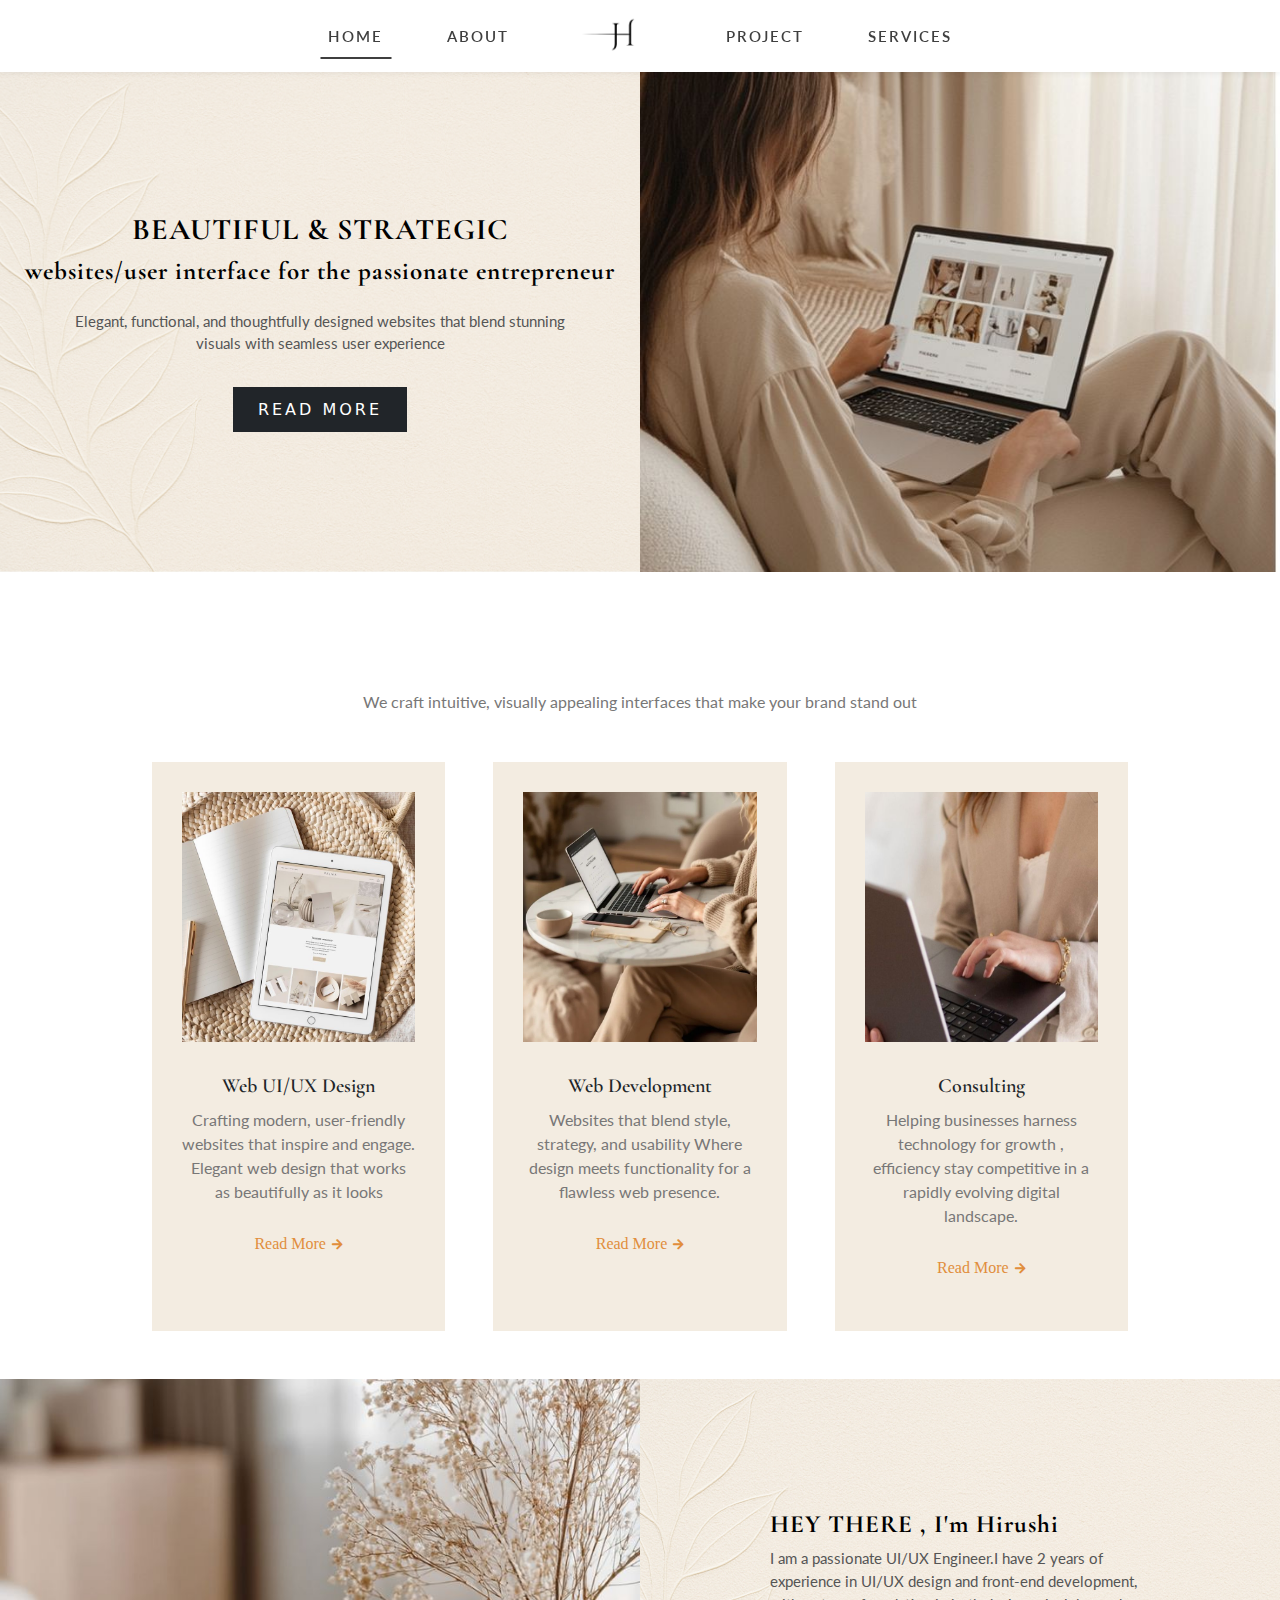
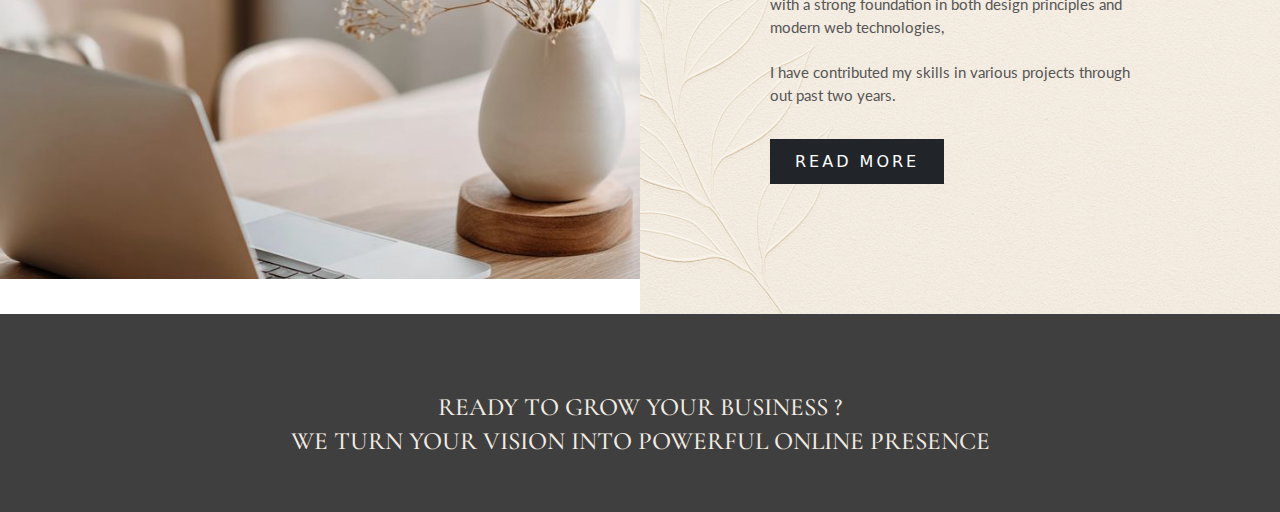
<file: index.html>
<!DOCTYPE html>
<html lang="en">
<head>
  <meta charset="UTF-8">
  <meta name="viewport" content="width=device-width, initial-scale=1.0">
  <title>Portfolio</title>

  <!-- Bootstrap 5 CSS -->
  <link href="https://cdn.jsdelivr.net/npm/bootstrap@5.3.3/dist/css/bootstrap.min.css" rel="stylesheet">

  <link href="https://fonts.googleapis.com/css2?family=Cormorant+Garamond:wght@400;500;700&display=swap" rel="stylesheet">
  <link href="https://fonts.googleapis.com/css2?family=Lato:wght@300;400;700&display=swap" rel="stylesheet">
  <link href="https://fonts.googleapis.com/css2?family=Lato:wght@600&display=swap" rel="stylesheet">
  <link rel="stylesheet" href="https://cdnjs.cloudflare.com/ajax/libs/font-awesome/5.15.4/css/all.min.css">
  <link rel="stylesheet" href="style.css">
</head>
<body>

<nav class="navbar navbar-expand-lg navbar-light bg-white py-3">
  <div class="container">

    <!-- Mobile: Logo on left -->
    <a class="navbar-brand d-lg-none fw-bold" href="#"> <img src="./Images/logo.png" alt="Logo" height="40"></a>

    <!-- Mobile: Hamburger Menu on right -->
    <button class="navbar-toggler" type="button" data-bs-toggle="collapse" data-bs-target="#mainNav" aria-controls="mainNav" aria-expanded="false" aria-label="Toggle navigation">
      <span class="navbar-toggler-icon"></span>
    </button>

    <!-- Desktop: Centered Menu -->
    <div class="collapse navbar-collapse justify-content-center" id="mainNav">
      <ul class="navbar-nav align-items-lg-center gap-lg-5">
        <!-- Left Menu -->
         <li class="nav-item">
          <a class="nav-link active" href="#">HOME</a>
        </li>
     
        <li class="nav-item">
          <a class="nav-link" href="./about.html">ABOUT</a>
        </li>

        <!-- Center Logo (desktop only) -->
        <li class="nav-item d-none d-lg-block">
          <a class="navbar-brand mx-3 fw-bold" href="#"><img src="./Images/logo.png" alt="Logo" height="40"></a>
        </li>

        <!-- Right Menu -->
        <li class="nav-item">
          <a class="nav-link" href="./project.html">PROJECT</a>
        </li>
          <li class="nav-item">
          <a class="nav-link" href="./service.html">SERVICES</a>
        </li>
      </ul>
    </div>

  </div>
</nav>

<section class="hero-section">
  <div class="container-fluid p-0">
    <div class="row g-0 d-flex">
      <!-- Left Side -->
      <div class="col-lg-6 left-content d-flex flex-column justify-content-center align-items-center text-center p-4">
        <h1 class="fw-bold">BEAUTIFUL & STRATEGIC</h1>
        <h2>websites/user interface for the passionate entrepreneur</h4>
        <p>
          Elegant, functional, and thoughtfully designed websites that blend stunning visuals with seamless user experience
        </p>
        <button type="button" class="btn btn-dark" onclick="window.location.href='service.html'">READ MORE</button>

      </div>

      <!-- Right Side -->
      <div class="col-lg-6 right-image">
        <img src="./Images/bannerimage.jfif" alt="Right Image" class="img-fluid w-100 " onclick="window.location.href='service.html'">
      </div>
    </div>
  </div>
</section>

<div class="heading-wrapper">
  <h1 class="custom-heading">HOW WE CAN WORK TOGETHER</h1>
</div>
<section class="services-main">
    <div class="text-center ">
       <p >We craft intuitive, visually appealing interfaces that make your brand stand out</p>
    </div>
    <div class="container my-5">
  <div class="row g-5">
    <!-- Card 1 -->
    <div class="col-md-4">
      <div class="custom-card">
        <img src="./Images/disigning-image.jfif" class="card-img-top" alt="Card Image">
        <div class="card-body">
          <h5 class="card-title">Web UI/UX Design</h5>
          <p class="card-text">Crafting modern, user-friendly websites that inspire and engage.
Elegant web design that works as beautifully as it looks</p>
          <button type="button" class="btn btn-light" onclick="window.location.href='./service.html#design'">Read More <i class="fas fa-arrow-right"></i></button>
        </div>
      </div>
    </div>

    <!-- Card 2 -->
    <div class="col-md-4">
      <div class="custom-card">
        <img src="./Images/development-image.jfif" class="card-img-top" alt="Card Image">
        <div class="card-body">
          <h5 class="card-title">Web Development</h5>
          <p class="card-text">Websites that blend style, strategy, and  usability
Where design meets functionality for a flawless web presence.</p>
          <button type="button" class="btn btn-light" onclick="window.location.href='./service.html#dev'">Read More <i class="fas fa-arrow-right"></i></button>
        </div>
      </div>
    </div>

    <!-- Card 3 -->
    <div class="col-md-4">
      <div class="custom-card">
        <img src="./Images/consulting.jfif" class="card-img-top" alt="Card Image">
        <div class="card-body">
          <h5 class="card-title">Consulting</h5>
          <p class="card-text">Helping businesses harness technology for growth , efficiency stay competitive in a rapidly evolving digital landscape.</p>
          <a href="#" class="btn btn-light" onclick="window.location.href='./service.html#dev'">Read More <i class="fas fa-arrow-right"></i></a>
        </div>
      </div>
    </div>
  </div>
</div>

</section>

<section class="intro-section">
  <div class="container-fluid p-0">
    <div class="row g-0 d-flex">
      <!-- Left Side -->
      <div class="col-lg-6 left-image">
        <img src="./Images/self-intro-image.jfif" alt="Right Image" class="img-fluid w-100 ">
      </div>

      <!-- Right Side -->
      

       <div class="col-lg-6 right-content d-flex flex-column justify-content-center align-items-start text-start p-4">
        
        <h2>HEY THERE , I'm Hirushi</h4>
        <p>
          I am a passionate UI/UX Engineer.I have 2 years of experience in UI/UX design and front-end development, with a strong foundation in both design principles and modern web technologies, 
          <br><br>
I have contributed my skills in various projects through out past two years.
   
 
        </p>
        <button type="button" class="btn btn-dark" onclick="window.location.href='about.html'">
  READ MORE
</button>


      </div>
    </div>
  </div>
</section>
<section class="footer-section">
    <div class="container-fluid footer text-white  justify-content-center align-items-center text-center pb-5" >
       <h2 class="mt-5 mb-0">READY TO GROW YOUR BUSINESS ? </h2>
       <h2 class="mt-1">WE TURN YOUR VISION INTO POWERFUL ONLINE PRESENCE</h2>
       
    </div>

</section>


<!-- Bootstrap 5 JS -->
<script src="https://cdn.jsdelivr.net/npm/bootstrap@5.3.3/dist/js/bootstrap.bundle.min.js"></script>
<script>
  document.addEventListener("DOMContentLoaded", () => {
    const heroSection = document.querySelector(".hero-section");

    const observer = new IntersectionObserver((entries) => {
      entries.forEach((entry) => {
        if (entry.isIntersecting) {
          heroSection.classList.add("show");
        }
      });
    }, { threshold: 0.2 });

    observer.observe(heroSection);
  });
</script>

</body>
</html>
</file>
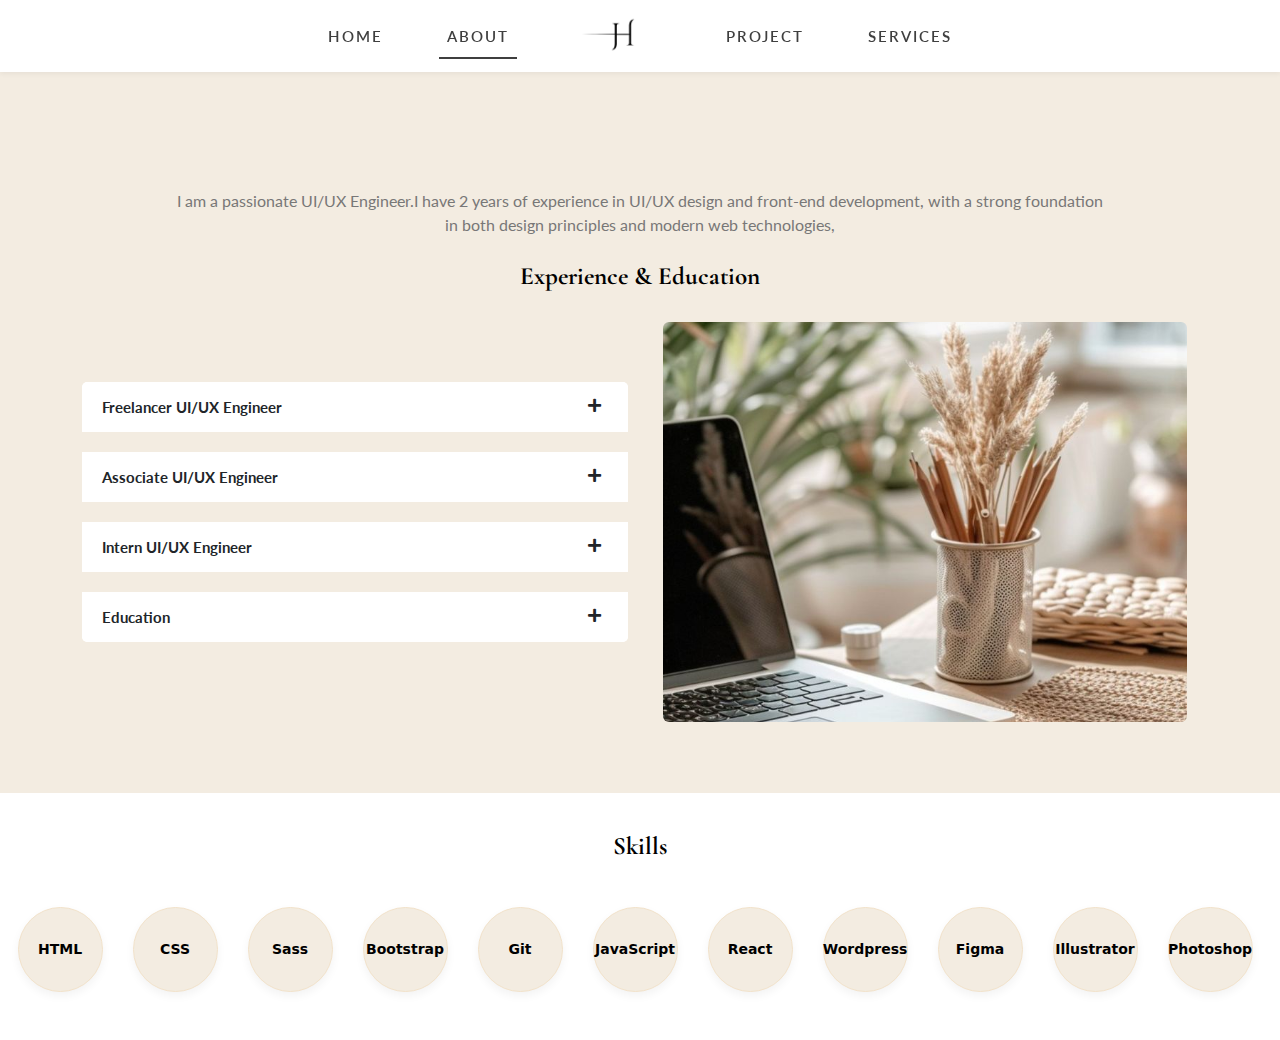
<file: about.html>
<!DOCTYPE html>
<html lang="en">
<head>
  <meta charset="UTF-8">
  <meta name="viewport" content="width=device-width, initial-scale=1.0">
  <title>aboutus</title>

  <!-- Bootstrap 5 CSS -->
  <link href="https://cdn.jsdelivr.net/npm/bootstrap@5.3.3/dist/css/bootstrap.min.css" rel="stylesheet">

  <link href="https://fonts.googleapis.com/css2?family=Cormorant+Garamond:wght@400;500;700&display=swap" rel="stylesheet">
  <link href="https://fonts.googleapis.com/css2?family=Lato:wght@300;400;700&display=swap" rel="stylesheet">
  <link href="https://fonts.googleapis.com/css2?family=Lato:wght@600&display=swap" rel="stylesheet">

  <link rel="stylesheet" href="style.css">

  <link rel="stylesheet" href="https://cdnjs.cloudflare.com/ajax/libs/font-awesome/5.15.4/css/all.min.css">
</head>
<body>

<nav class="navbar navbar-expand-lg navbar-light bg-white py-3">
  <div class="container">

    <!-- Mobile: Logo on left -->
    <a class="navbar-brand d-lg-none fw-bold" href="#"> <img src="./Images/logo.png" alt="Logo" height="40"></a>

    <!-- Mobile: Hamburger Menu on right -->
    <button class="navbar-toggler" type="button" data-bs-toggle="collapse" data-bs-target="#mainNav" aria-controls="mainNav" aria-expanded="false" aria-label="Toggle navigation">
      <span class="navbar-toggler-icon"></span>
    </button>

    <!-- Desktop: Centered Menu -->
    <div class="collapse navbar-collapse justify-content-center" id="mainNav">
      <ul class="navbar-nav align-items-lg-center gap-lg-5">
        <!-- Left Menu -->
        <li class="nav-item">
          <a class="nav-link" href="./index.html">HOME</a>
        </li>
  
        <li class="nav-item">
          <a class="nav-link  active" href="#">ABOUT</a>
        </li>

        <!-- Center Logo (desktop only) -->
        <li class="nav-item d-none d-lg-block">
          <a class="navbar-brand mx-3 fw-bold" href="#"><img src="./Images/logo.png" alt="Logo" height="40"></a>
        </li>

        <!-- Right Menu -->
        <li class="nav-item">
          <a class="nav-link" href="./project.html">PROJECT</a>
        </li>
          <li class="nav-item">
          <a class="nav-link" href="./service.html">SERVICES</a>
        </li>
      </ul>
    </div>

  </div>
</nav>

<section class="about-section">
        <div class="container-fluid  text-center ">
        <div class="heading-wrapper">
            <h1 class="custom-heading">ABOUT ME</h1>
        </div>
         <p class="mb-4">
             I am a passionate UI/UX Engineer.I have 2 years of experience in UI/UX design and front-end development, with a strong foundation <br> in both design principles and modern web technologies,
         </p>
         <h5 >Experience & Education</h5>

         <div class="container pb-5">
  <div class="row align-items-center g4">
    <!-- Left side Accordion -->
    <div class="col-lg-6">
      <div class="accordion" id="accordionExample">
        <div class="accordion-item">
          <h2 class="accordion-header">
            <button class="accordion-button collapsed" type="button" data-bs-toggle="collapse" data-bs-target="#collapseOne">
              Freelancer UI/UX Engineer
            </button>
          </h2>
          <div id="collapseOne" class="accordion-collapse collapse" data-bs-parent="#accordionExample">
            <div class="accordion-body">
               <div class="experience-description">
        <ul class="custom-list">
          <li>Redeveloped a new design for product selling website</li>
          <li>Design and developed a Restaurant website</li>
          <li>Design and developed a Gem selling website</li>
          <li>Design and developed a Pharmacy website</li>
        </ul>
      </div>
            </div>
          </div>
        </div>
        
        <div class="accordion-item">
          <h2 class="accordion-header">
            <button class="accordion-button collapsed" type="button" data-bs-toggle="collapse" data-bs-target="#collapseTwo">
              Associate UI/UX Engineer
            </button>
          </h2>
          <div id="collapseTwo" class="accordion-collapse collapse" data-bs-parent="#accordionExample">
            <div class="accordion-body">
                <div class="experience-description">
        <ul class="custom-list">
          <li> Designed and Developed Pawning System Using HTML , Sass and React.</li> 
           <li>Designed and Developed a Fitness site using Wordpress.</li>
           <li>Developed a system for a Insurance Company using HTML , Sass and JavaScript.</li>
           <li>Redesign a nursery site.</li>
           <li>Design and Developed a school managment system Html , Sass and JavaScript</li>
           <li>Performed enhancement and optimization for tech company system.</li>
           <li>Performed enhancement in  a system of a processed food company.</li>
           <li>Updated content to wordpress sites.</li>
        </ul>
      </div>
            </div>
          </div>
        </div>
        
        <div class="accordion-item">
          <h2 class="accordion-header">
            <button class="accordion-button collapsed" type="button" data-bs-toggle="collapse" data-bs-target="#collapseThree">
              Intern UI/UX Engineer
            </button>
          </h2>
          <div id="collapseThree" class="accordion-collapse collapse" data-bs-parent="#accordionExample">
            <div class="accordion-body">
                  <div class="experience-description">
        <ul class="custom-list">
          <li>Created wireframes and high-fidelity designs in Figma for a Taxi service mobile app. Supported developers during implementation.</li>
          <li>Redeveloped some areas of a Dating website</li>
          <li>Designed logo </li>
        </ul>
      </div>
            </div>
          </div>
        </div>

        <div class="accordion-item">
          <h2 class="accordion-header">
            <button class="accordion-button collapsed" type="button" data-bs-toggle="collapse" data-bs-target="#collapseFour">
              Education
            </button>
          </h2>
          <div id="collapseFour" class="accordion-collapse collapse" data-bs-parent="#accordionExample">
            <div class="accordion-body">
                 <div class="experience-description">
        <ul class="custom-list">
        
          <li>Bachelor of Information Technology - Web and Mobile Application Development </li>
        </ul>
      </div>
            </div>
          </div>
        </div>
      </div>
    </div>

    <!-- Right side Image -->
    <div class="col-lg-6 info-image">
      <img src="./Images/experience-sec-image.jfif" class="img-fluid rounded" alt="Workspace">
    </div>
  </div>
</div>
</div>

</section>

<section class="skill-section pb-5">
    <h5 class="text-center" >Skills</h5>
     <div class="circle-container">
      <div class="circle">
         HTML 
      </div>
      <div class="circle">
         CSS 
      </div>
      <div class="circle">
         Sass 
      </div>
      <div class="circle">
         Bootstrap 
      </div>
      <div class="circle">
         Git
      </div>
      <div class="circle">
         JavaScript
      </div>
      <div class="circle">
         React
      </div>
      <div class="circle">
         Wordpress
      </div>
       <div class="circle">
         Figma
      </div>
      <div class="circle">
         Illustrator
      </div>
      <div class="circle">
         Photoshop
      </div>
    </div>
</section>

<script src="https://cdn.jsdelivr.net/npm/bootstrap@5.3.0/dist/js/bootstrap.bundle.min.js"></script>

</body>
</html>
</file>
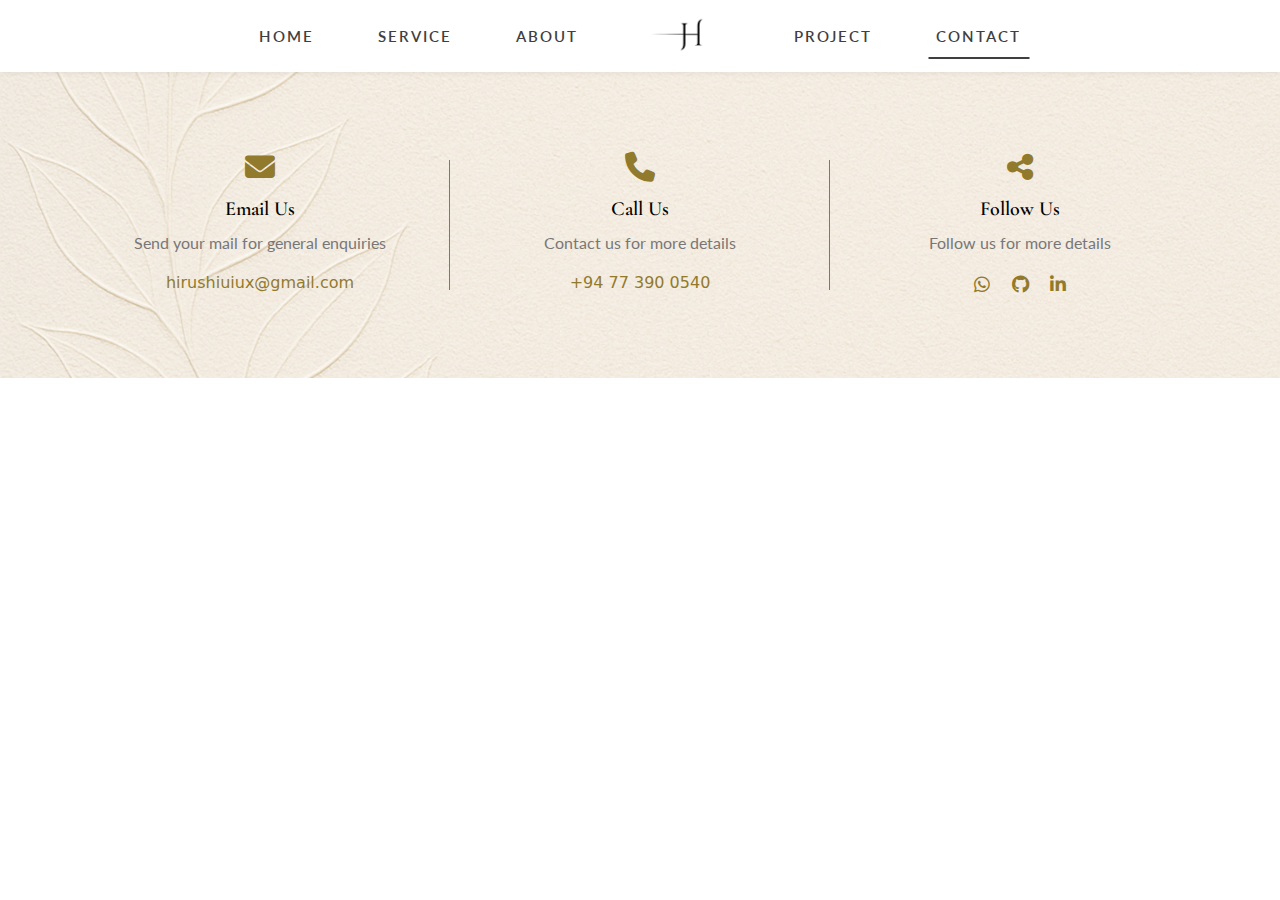
<file: contact.html>
<!DOCTYPE html>
<html lang="en">
<head>
  <meta charset="UTF-8">
  <meta name="viewport" content="width=device-width, initial-scale=1.0">
  <title> Contact </title>

  <!-- Bootstrap CSS -->
  <link href="https://cdn.jsdelivr.net/npm/bootstrap@5.3.0/dist/css/bootstrap.min.css" rel="stylesheet">

 <link href="https://cdn.jsdelivr.net/npm/bootstrap@5.3.3/dist/css/bootstrap.min.css" rel="stylesheet">

  <link href="https://fonts.googleapis.com/css2?family=Cormorant+Garamond:wght@400;500;700&display=swap" rel="stylesheet">
  <link href="https://fonts.googleapis.com/css2?family=Lato:wght@300;400;700&display=swap" rel="stylesheet">
  <link href="https://fonts.googleapis.com/css2?family=Lato:wght@600&display=swap" rel="stylesheet">
  <link rel="stylesheet" href="https://cdnjs.cloudflare.com/ajax/libs/font-awesome/6.4.0/css/all.min.css">


  <link rel="stylesheet" href="style.css">
</head>
<body>
<nav class="navbar navbar-expand-lg navbar-light bg-white py-3">
  <div class="container">

   
    <a class="navbar-brand d-lg-none fw-bold" href="#"> <img src="./Images/logo.png" alt="Logo" height="40"></a>

    
    <button class="navbar-toggler" type="button" data-bs-toggle="collapse" data-bs-target="#mainNav" aria-controls="mainNav" aria-expanded="false" aria-label="Toggle navigation">
      <span class="navbar-toggler-icon"></span>
    </button>

    <!-- Desktop: Centered Menu -->
    <div class="collapse navbar-collapse justify-content-center" id="mainNav">
      <ul class="navbar-nav align-items-lg-center gap-lg-5">
        <!-- Left Menu -->
        <li class="nav-item">
          <a class="nav-link" href="./Index.html">HOME</a>
        </li>
        <li class="nav-item">
          <a class="nav-link" href="./service.html">SERVICE</a>
        </li>
        <li class="nav-item">
          <a class="nav-link  " href="./about.html">ABOUT</a>
        </li>

        <!-- Center Logo (desktop only) -->
        <li class="nav-item d-none d-lg-block">
          <a class="navbar-brand mx-3 fw-bold" href="#"><img src="./Images/logo.png" alt="Logo" height="40"></a>
        </li>

        <!-- Right Menu -->
        <li class="nav-item">
          <a class="nav-link" href="./project.html">PROJECT</a>
        </li>
        <li class="nav-item">
          <a class="nav-link active" href="#">CONTACT</a>
        </li>
      </ul>
    </div>

  </div>
</nav>
<section class="contact-section">
  <div class="overlay"></div>
  <div class="container">
    <div class="row text-center">

      <!-- Email -->
      <div class="col-md-4 contact-item">
        <i class="fas fa-envelope contact-icon"></i>
        <h5>Email Us</h5>
        <p> Send your mail for general enquiries</p>
        <a href="mailto:hirushiuiux@gmail.com">hirushiuiux@gmail.com</a>
      </div>

      <!-- Phone -->
      <div class="col-md-4 contact-item">
        <i class="fas fa-phone contact-icon"></i>
        <h5>Call Us</h5>
        <p> Contact us for more details</p>
        <a href="tel:+1234567890">+94 77 390 0540</a>
        
      </div>

      <!-- Social Media -->
      <div class="col-md-4 contact-item">
        <i class="fas fa-share-alt contact-icon"></i>
        <h5>Follow Us</h5>
        <p> Follow us for more details</p>
        <div class="social-icons">
          <a href="https://wa.me/94773900540"><i class="fab fa-whatsapp"></i></a>
          <a href="https://github.com/Hirushi-Kavindi"> <i class="fab fa-github"></i></a>
          <a href="https://www.linkedin.com/in/hirushi-kavindi-6b30b5250"><i class="fab fa-linkedin-in"></i></a>
        </div>
      </div>

    </div>
  </div>
</section>

<!-- Bootstrap JS -->
<script src="https://cdn.jsdelivr.net/npm/bootstrap@5.3.0/dist/js/bootstrap.bundle.min.js"></script>

</body>
</html>
</file>
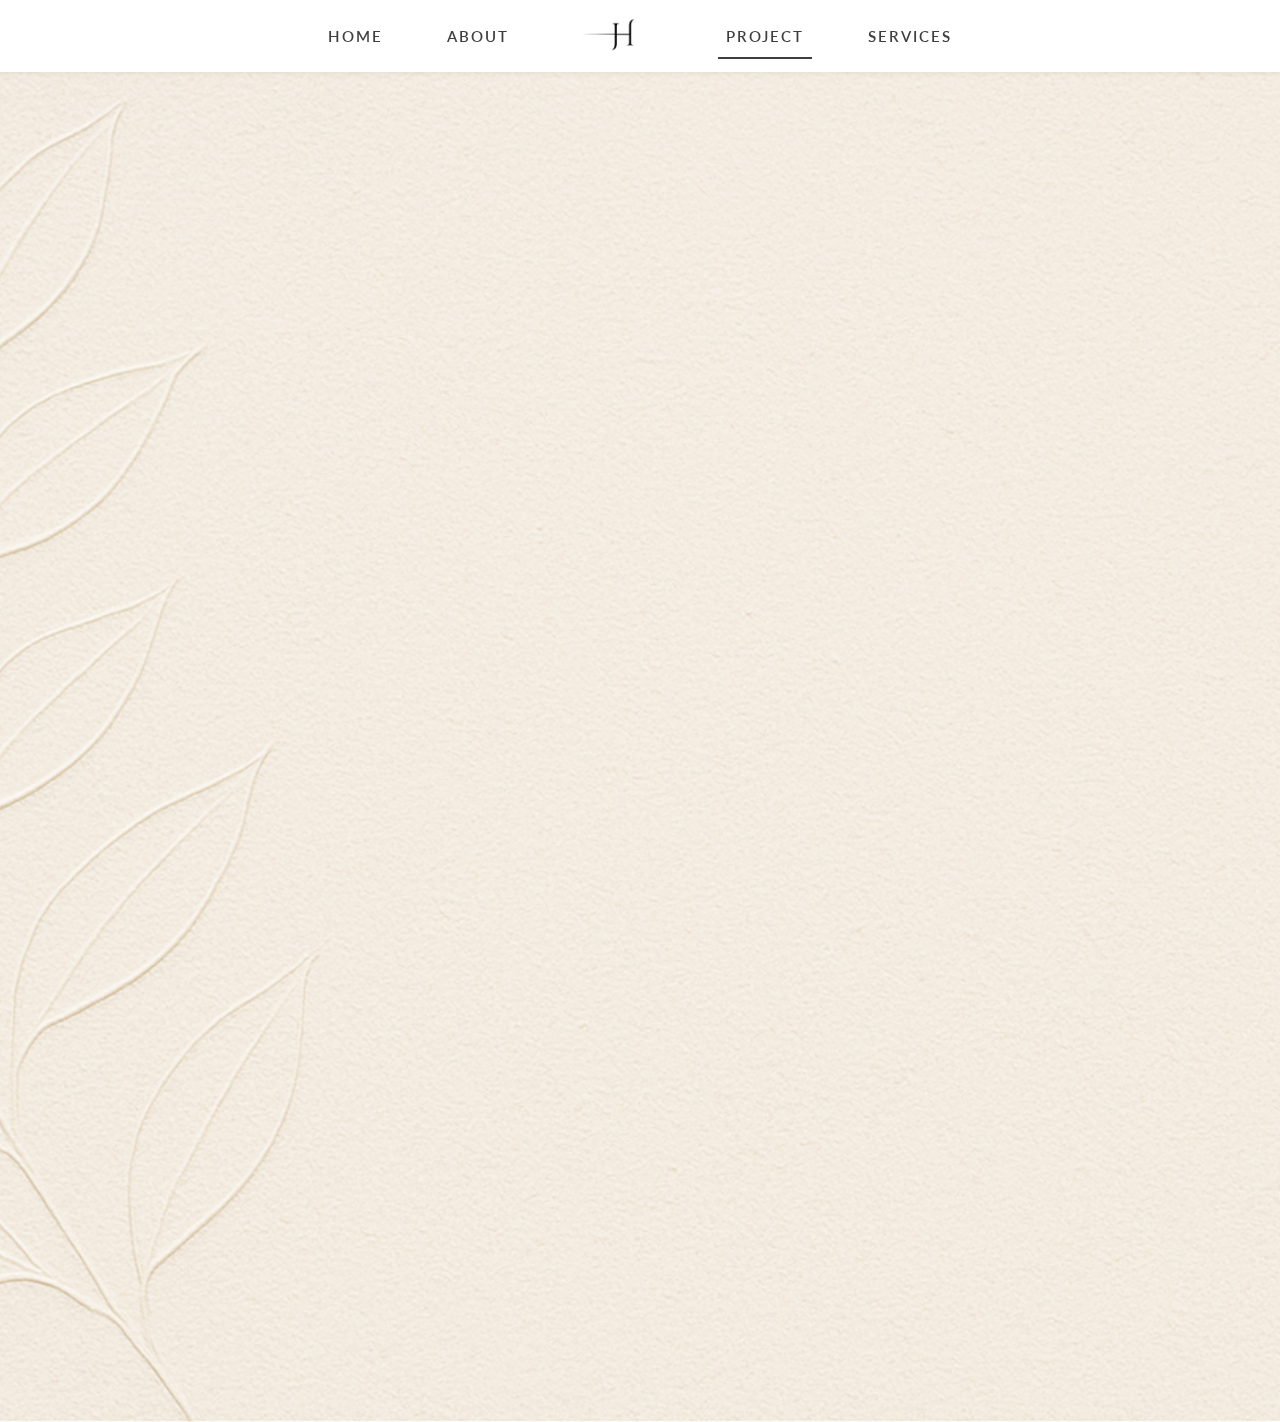
<file: project.html>
<!DOCTYPE html>
<html lang="en">
<head>
  <meta charset="UTF-8">
  <meta name="viewport" content="width=device-width, initial-scale=1.0">
  <title>Projects</title>

  <!-- Bootstrap CSS -->
  <link href="https://cdn.jsdelivr.net/npm/bootstrap@5.3.0/dist/css/bootstrap.min.css" rel="stylesheet">

 <link href="https://cdn.jsdelivr.net/npm/bootstrap@5.3.3/dist/css/bootstrap.min.css" rel="stylesheet">

  <link href="https://fonts.googleapis.com/css2?family=Cormorant+Garamond:wght@400;500;700&display=swap" rel="stylesheet">
  <link href="https://fonts.googleapis.com/css2?family=Lato:wght@300;400;700&display=swap" rel="stylesheet">
  <link href="https://fonts.googleapis.com/css2?family=Lato:wght@600&display=swap" rel="stylesheet">
  <link rel="stylesheet" href="https://cdnjs.cloudflare.com/ajax/libs/font-awesome/6.4.0/css/all.min.css">


  <link rel="stylesheet" href="style.css">
</head>
<body>
<nav class="navbar navbar-expand-lg navbar-light bg-white py-3">
  <div class="container">

   
    <a class="navbar-brand d-lg-none fw-bold" href="#"> <img src="./Images/logo.png" alt="Logo" height="40"></a>

    
    <button class="navbar-toggler" type="button" data-bs-toggle="collapse" data-bs-target="#mainNav" aria-controls="mainNav" aria-expanded="false" aria-label="Toggle navigation">
      <span class="navbar-toggler-icon"></span>
    </button>

    <!-- Desktop: Centered Menu -->
    <div class="collapse navbar-collapse justify-content-center" id="mainNav">
      <ul class="navbar-nav align-items-lg-center gap-lg-5">
        <!-- Left Menu -->
        <li class="nav-item">
          <a class="nav-link" href="./index.html">HOME</a>
        </li>
       
        <li class="nav-item">
          <a class="nav-link  " href="./about.html">ABOUT</a>
        </li>

        <!-- Center Logo (desktop only) -->
        <li class="nav-item d-none d-lg-block">
          <a class="navbar-brand mx-3 fw-bold" href="#"><img src="./Images/logo.png" alt="Logo" height="40"></a>
        </li>

        <!-- Right Menu -->
        <li class="nav-item">
          <a class="nav-link active" href="#">PROJECT</a>
        </li>
        <li class="nav-item">
          <a class="nav-link" href="./service.html">SERVICES</a>
        </li>
      </ul>
    </div>

  </div>
</nav>

<section class="project-section">
  <div class="overlay">
  <div class="container" id="projects">

  
<div class="row g-4">
       <div class="col-md-4">
        <div class="card topic-card p-4 h-100">
          
          <a href="https://www.figma.com/design/mlZYOR5dl8SAtDeWIsHhIr/Untitled?node-id=0-1&t=rOGvwe2GaNE1nx47-1">
            
              <img src="./Images/Cakepage.png" class="card-img-top" alt="Card image">
          </a>
          <h5>Web Design</h5>
          <p>A modern  website designed to empowering individuals to reach their potential through personalized coaching.</p>
          <ul>
              <li>User-Centric Architecture</li>
              <li>Minimalist Aesthetic</li>
              <li>Clear Navigation</li>
         </ul>

        </div>
      </div>
       <div class="col-md-4">
        <div class="card topic-card p-4 h-100">
          
          <a href="https://www.figma.com/design/b8h5RciCkM1rjfrTs0FEIW/Untitled?node-id=15-13&t=rOGvwe2GaNE1nx47-1">
              <img src="./Images/Pharmacyweb.png" class="card-img-top" alt="Card image">
          </a>
          <h5>Web Development</h5>
          <p>A modern  website designed to empowering our community to live healthier lives through expert pharmaceutical care and personalized wellness support</p>
          <ul>
              <li>Guest-focused experience</li>
              <li>Elegant, intuitive design</li>
              <li>Clear Navigation</li>
         </ul>

        </div>
      </div>
           <div class="col-md-4">
        <div class="card topic-card p-4 h-100">
          
          <a href="https://coaching-site-gamma.vercel.app/">
              <img src="./Images/coachingsite.png" class="card-img-top" alt="Card image">
          </a>
          <h5>Web Development</h5>
          <p>A modern  website designed to empowering individuals to reach their potential through personalized coaching.</p>
          <ul>
              <li>Guest-focused experience</li>
              <li>Elegant, intuitive design</li>
              <li>Clear Navigation</li>
         </ul>

        </div>
      </div>
      <div class="col-md-4">
        <div class="card topic-card p-4 h-100">
          
          <a href="https://incanto-restaurant.vercel.app/">
              <img src="./Images/incanto.png" class="card-img-top" alt="Card image">
          </a>
          <h5>Web Development</h5>
          <p>A modern restaurant website designed to highlight food, engage guests, and make reservations simple.</p>
          <ul>
              <li>Guest-focused experience</li>
              <li>Elegant, intuitive design</li>
              <li>Easy booking flow</li>
         </ul>

        </div>
      </div>

        <div class="col-md-4 hidden-cards">
        <div class="card topic-card p-4 h-100">
           <img src="./Images/Dental site.png" class="card-img-top" alt="Card image">
          <h5>Web Development</h5>
          <p>A responsive, patient-friendly platform designed to simplify access to dental care and streamline</p>
          <ul>
              <li>Simple and clear website flow</li>
              <li>Quick booking from homepage to scheduling</li>
              <li>Optimized across all devices </li>
          </ul>
        </div>
      </div>

      <div class="col-md-4 hidden-cards">
        <div class="card topic-card p-4 h-100">
           <img src="./Images/gemsite.png" class="card-img-top" alt="Card image">
          <h5>Web Development</h5>
          <p>A minimalist, luxurious platform designed to captivate visitors and build trust in high-value purchases.</p>
          <ul>
              <li>Showcases gems with sophistication</li>
              <li>Highlights rarity and uniqueness</li>
              <li>Encourages effortless exploration </li>
          </ul>
        </div>
      </div>
     
      
   
</div>


    </div>
  </div>
</section>
<script src="https://cdn.jsdelivr.net/npm/bootstrap@5.3.0/dist/js/bootstrap.bundle.min.js"></script>
</body>
</html>
</file>
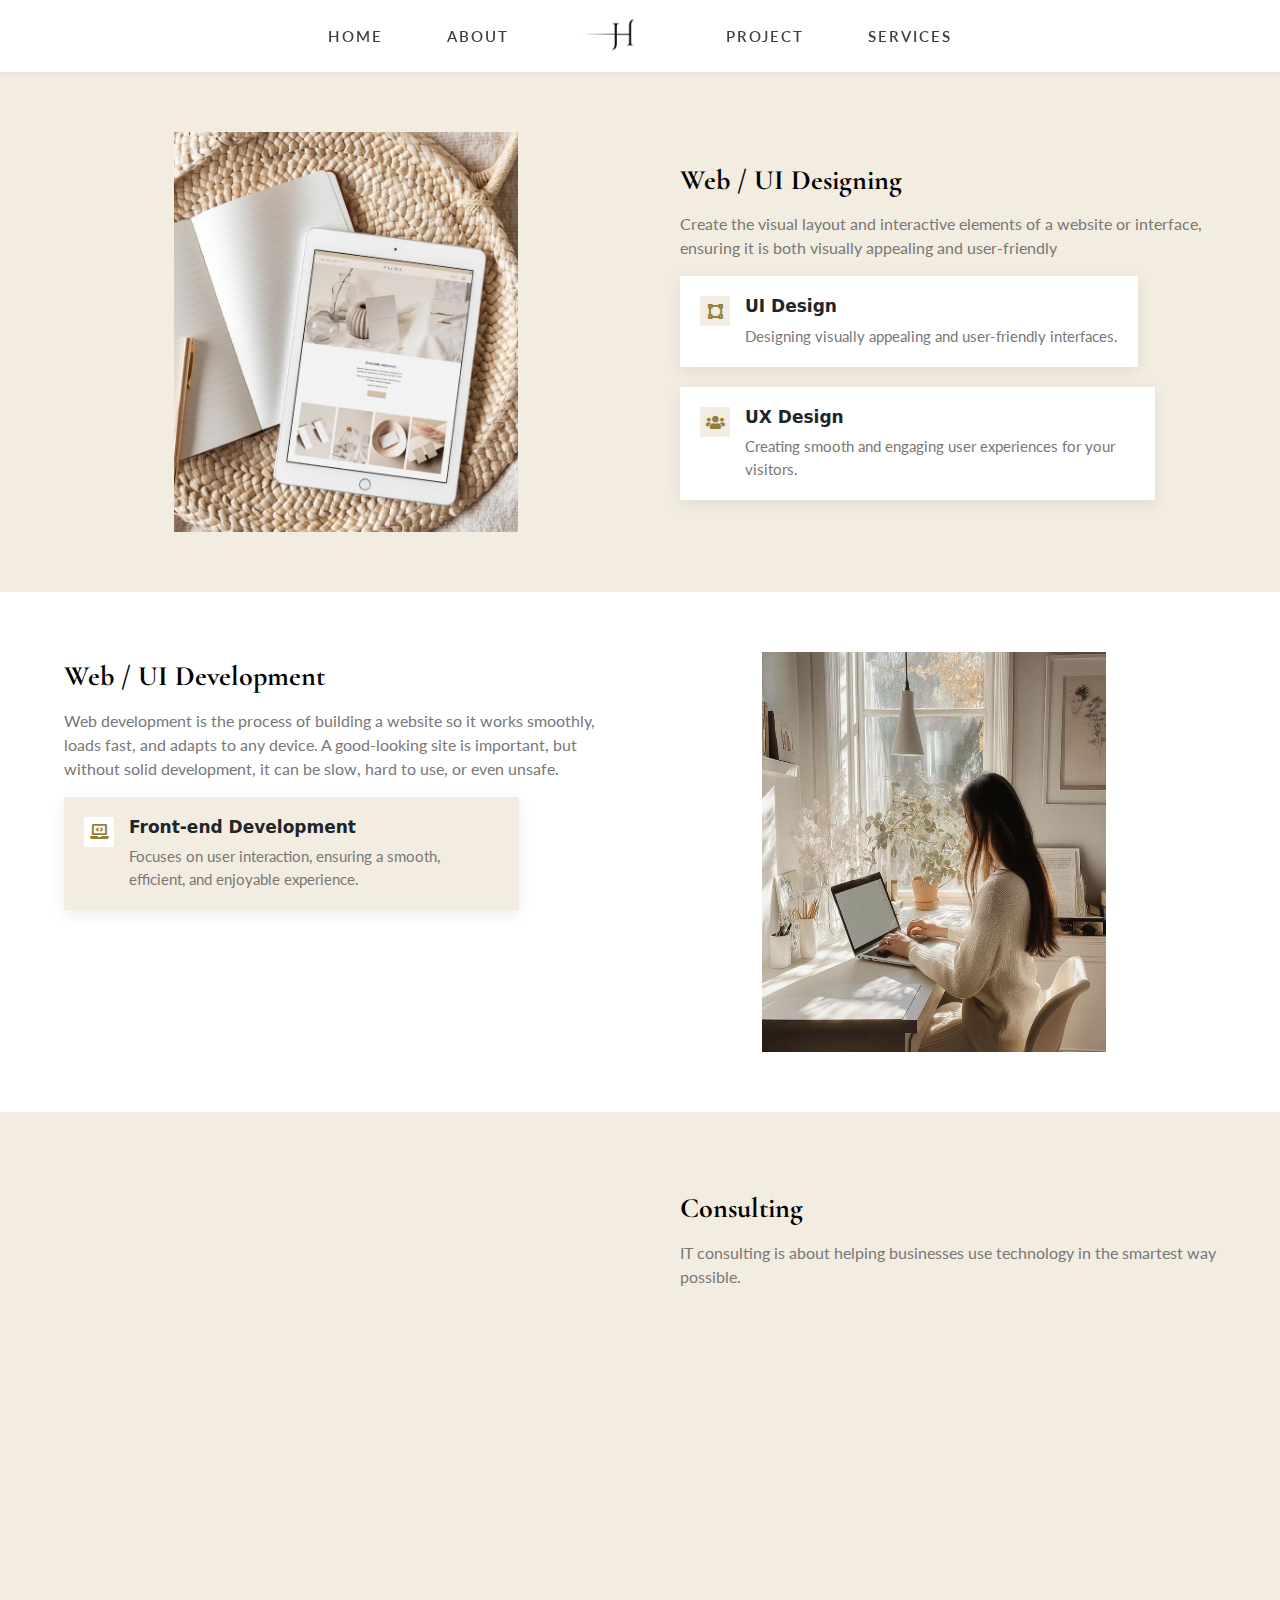
<file: service.html>
<!DOCTYPE html>
<html lang="en">
<head>
  <meta charset="UTF-8">
  <meta name="viewport" content="width=device-width, initial-scale=1.0">
  <title>service page</title>

  <!-- Bootstrap 5 CSS -->
  <link href="https://cdn.jsdelivr.net/npm/bootstrap@5.3.3/dist/css/bootstrap.min.css" rel="stylesheet">

  <link href="https://fonts.googleapis.com/css2?family=Cormorant+Garamond:wght@400;500;700&display=swap" rel="stylesheet">
  <link href="https://fonts.googleapis.com/css2?family=Lato:wght@300;400;700&display=swap" rel="stylesheet">
  <link href="https://fonts.googleapis.com/css2?family=Lato:wght@600&display=swap" rel="stylesheet">

  <link rel="stylesheet" href="style.css">
</head>
<body>

<nav class="navbar navbar-expand-lg navbar-light bg-white py-3">
  <div class="container">

    <!-- Mobile: Logo on left -->
    <a class="navbar-brand d-lg-none fw-bold" href="#"> <img src="./Images/logo.png" alt="Logo" height="40"></a>

    <!-- Mobile: Hamburger Menu on right -->
    <button class="navbar-toggler" type="button" data-bs-toggle="collapse" data-bs-target="#mainNav" aria-controls="mainNav" aria-expanded="false" aria-label="Toggle navigation">
      <span class="navbar-toggler-icon"></span>
    </button>

    <!-- Desktop: Centered Menu -->
    <div class="collapse navbar-collapse justify-content-center" id="mainNav">
      <ul class="navbar-nav align-items-lg-center gap-lg-5">
        <!-- Left Menu -->
         <li class="nav-item">
          <a class="nav-link " href="./index.html">HOME</a>
        </li>
        
        <li class="nav-item">
          <a class="nav-link" href="./about.html">ABOUT</a>
        </li>

        <!-- Center Logo (desktop only) -->
        <li class="nav-item d-none d-lg-block">
          <a class="navbar-brand mx-3 fw-bold" href="#"><img src="./Images/logo.png" alt="Logo" height="40"></a>
        </li>

        <!-- Right Menu -->
        <li class="nav-item">
          <a class="nav-link" href="./project.html">PROJECT</a>
        </li>
         <li class="nav-item">
          <a class="nav-link" href="./service.html">SERVICES</a>
        </li>
      </ul>
    </div>

  </div>
</nav>
<section class="design-content-section" id="#design">
  <div class="container-fluid section-wrapper">
    <div class="row align-items-center">
      
      <!-- Left Side Image -->
      <div class="col-lg-6 image-col ">
        <img src="./Images/disigning-image.jfif" alt="Sample" class=" animated-img">
      </div>

      <!-- Right Side Content -->
      <div class="col-lg-6 content-col ">
        <h2 class="section-heading">Web / UI Designing </h2>
        <p class="section-text">
          Create the visual layout and interactive elements of a website or interface, ensuring it is both visually appealing and user-friendly
        </p>
        
                <section class="service-card-section">
  <div class="container p-0">
    
    <div class="custom-card">
      <div class="icon-box">
        <i class="fas fa-vector-square"></i>
      </div>
      <div class="card-content ">
        <h5 class="card-heading">UI Design</h5>
        <p class="card-text">
          Designing visually appealing and user-friendly interfaces.
        </p>
      </div>
    </div>

    <div class="custom-card">
      <div class="icon-box">
        <i class="fas fa-users"></i>
      </div>
      <div class="card-content">
        <h5 class="card-heading">UX Design</h5>
        <p class="card-text">
          Creating smooth and engaging user experiences for your visitors.
        </p>
      </div>
    </div>

  

  </div>
</section>


<!-- Font Awesome -->
<link rel="stylesheet" href="https://cdnjs.cloudflare.com/ajax/libs/font-awesome/5.15.4/css/all.min.css">


<!-- Font Awesome CDN -->
<link rel="stylesheet" href="https://cdnjs.cloudflare.com/ajax/libs/font-awesome/5.15.4/css/all.min.css">


      </div>

    </div>
  </div>
</section>
<section class="reverse-section" id="#dev">
  <div class="container-fluid reverse-wrapper">
    <div class="row align-items-center flex-lg-row-reverse">

      <!-- Right Side Image (Desktop) / Top Image (Mobile) -->
      <div class="col-lg-6 reverse-image-col">
        <img src="./Images//development2.jfif" alt="Sample" class="reverse-animated-img">
      </div>

      <!-- Left Side Content -->
      <div class="col-lg-6 reverse-content-col">
        <h2 class="reverse-heading">Web / UI Development</h2>
        <p class="reverse-text ">
          Web development is the process of building a website so it works smoothly, loads fast, and adapts to any device. A good-looking site is important, but without solid development, it can be slow, hard to use, or even unsafe.
        </p>

        <section class="reverse-card-section">
          <div class="container p-0">
            
            <div class="reverse-card">
              <div class="reverse-icon-box">
                  <i class="fas fa-laptop-code"></i>
                
              </div>
              <div class="reverse-card-content">
                <h5 class="reverse-card-heading">Front-end Development</h5>
                <p class="reverse-card-text mb-0">
                 Focuses on user interaction, ensuring a smooth, efficient, and enjoyable experience.
                </p>
              </div>
            </div>
            <div class="reverse-card">
              <div class="reverse-icon-box">
               <i class="fas fa-window-restore"></i>
              </div>
             
              <div class="reverse-card-content">
                <h5 class="reverse-card-heading"> Responsive Development</h5>
                <p class="reverse-card-text mb-0">
                 Building websites/interface that automatically adjust their layout and component to look good on all devices.
                </p>
              </div>
            </div>

           

          </div>
        </section>

      </div>

    </div>
  </div>
</section>

<section class="design-section">
  <div class="container-fluid section-wrapper">
    <div class="row align-items-center">
      
      <!-- Image Column -->
      <div class="col-lg-6 design-image">
        <img src="./Images/consulting.jfif" alt="Sample" class="design-img">
      </div>

      <!-- Content Column -->
      <div class="col-lg-6 design-content">
        <h2 class="design-heading">Consulting</h2>
        <p class="design-text">
          IT consulting is about helping businesses use technology in the smartest way possible.
        </p>
        
        <!-- Service Cards -->
        <section class="service-section">
          <div class="container p-0">
            
            <div class="service-card">
              <div class="icon-box">
                <i class="far fa-file"></i>
              </div>
              <div class="card-info">
                <h5 class="card-title">Technology Assessment & Planning</h5>
                <p class="card-desc mb-0">
                  Understanding business need, creating technical and strategic solution.
                </p>
              </div>
            </div>

            <div class="service-card">
              <div class="icon-box">
                <i class="fas fa-users"></i>
              </div>
              <div class="card-info">
                <h5 class="card-title">Testing & Support</h5>
                <p class="card-desc mb-0">
                  Ensure the quality & offering ongoing tech support and troubleshooting.
                </p>
              </div>
            </div>

          </div>
        </section>

      </div>
    </div>
  </div>
</section>

<!-- Font Awesome -->
<link rel="stylesheet" href="https://cdnjs.cloudflare.com/ajax/libs/font-awesome/5.15.4/css/all.min.css">

<script src="https://cdn.jsdelivr.net/npm/bootstrap@5.3.3/dist/js/bootstrap.bundle.min.js"></script>
<script>
  window.addEventListener("load", function () {
  if (window.innerWidth > 768) {
    // Desktop - animate immediately
    document.querySelector(".image-col").classList.add("animate-on-load");
    document.querySelectorAll(".custom-card").forEach(card => {
      card.classList.add("animate-on-load");
    });
  } else {
    // Mobile - animate on scroll with stagger
    const elements = document.querySelectorAll(".image-col, .custom-card");

    const onScroll = () => {
      let delay = 0;
      elements.forEach((el, index) => {
        const rect = el.getBoundingClientRect();
        if (rect.top < window.innerHeight - 50 && !el.classList.contains("animate-on-scroll")) {
          setTimeout(() => {
            el.classList.add("animate-on-scroll");
          }, delay);
          delay += 150; // 150ms delay between each card
        }
      });
    };

    window.addEventListener("scroll", onScroll);
    onScroll(); // Run once in case elements are already in view
  }
});

window.addEventListener("load", function () {
  const imageCol = document.querySelector(".reverse-image-col");
  const contentCol = document.querySelector(".reverse-content-col");
  const cards = document.querySelectorAll(".reverse-card");

  // Desktop: animate image & content on load, cards on scroll
  if (window.innerWidth > 768) {
    // Animate image & content immediately
    if (imageCol) imageCol.classList.add("animate-on-load");
    if (contentCol) contentCol.classList.add("animate-on-load");

    // Scroll animation for cards
    const onScrollDesktop = () => {
      let delay = 0;
      cards.forEach(card => {
        const rect = card.getBoundingClientRect();
        if (rect.top < window.innerHeight - 50 && !card.classList.contains("animate-on-load")) {
          setTimeout(() => {
            card.classList.add("animate-on-load");
          }, delay);
          delay += 150;
        }
      });
    };
    window.addEventListener("scroll", onScrollDesktop);
    onScrollDesktop(); // Check if cards already in view
  } 
  
  // Mobile: animate all elements on scroll
  else {
    const elements = document.querySelectorAll(".reverse-image-col, .reverse-content-col, .reverse-card");
    const onScrollMobile = () => {
      let delay = 0;
      elements.forEach(el => {
        const rect = el.getBoundingClientRect();
        if (rect.top < window.innerHeight - 50 && !el.classList.contains("animate-on-load")) {
          setTimeout(() => {
            el.classList.add("animate-on-load");
          }, delay);
          delay += 150;
        }
      });
    };
    window.addEventListener("scroll", onScrollMobile);
    onScrollMobile(); // Run once in case some are already visible
  }
});

window.addEventListener("load", function () {
  const elements = document.querySelectorAll(".design-image, .service-card");

  const animateOnScroll = () => {
    let delay = 0;
    elements.forEach(el => {
      const rect = el.getBoundingClientRect();
      if (rect.top < window.innerHeight - 50 && !el.classList.contains("animate-in")) {
        setTimeout(() => {
          el.classList.add("animate-in");
        }, delay);
        delay += 150;
      }
    });
  };

  // Trigger animation when page loads (if already in view)
  animateOnScroll();

  // Trigger on scroll
  window.addEventListener("scroll", animateOnScroll);
});



</script>

</body>
</html>
</file>
<file: style.css>
:root {
  --primary-color: #F3ECE1;
  --heading-color: #000000;
  --buton-bgcolor: #2A2424;
  --button-textcolor: #ffffff;
  --paragraph-font: 'Lato', sans-serif;
  --paragrapht-fontcolor: #787777;
  --heading-font: 'Cormorant Garamond', serif;
  --nav-font: 'Lato', sans-serif;
}

h2 {
  color: var(--primary-color);
  font-family: var(--heading-font);
}

p {
  font-family: var(--paragraph-font);
  color: var(--paragrapht-fontcolor);
}

.navbar {
  font-family: var(--nav-font);
  position: sticky;
  top: 0;
  z-index: 999;
  background-color: #fff;
  box-shadow: 0 2px 5px rgba(0, 0, 0, 0.05);
}

.navbar .nav-link {
  color: #3F3F3F;
  font-weight: 600;
  font-size: 15px;
  letter-spacing: 2px;
  position: relative;
  transition: color 0.3s ease;
}

.navbar .nav-link:hover {
  color: #B3A77A;
}

.navbar .nav-link.active {
  color: #3F3F3F;
}

.navbar .nav-link.active::after {
  content: "";
  position: absolute;
  left: 50%;
  bottom: -4px;
  width: 0;
  height: 2px;
  background-color: #3F3F3F;
  transition: all 0.3s ease;
  transform: translateX(-50%);
}

.navbar .nav-link.active::after {
  width: 100%;
}

.navbar .navbar-brand {
  font-size: 1.4rem;
  letter-spacing: 1px;
}

.navbar .navbar-toggler {
  border: none;
}

.navbar .navbar-toggler:focus,
.navbar .navbar-toggler:active {
  border: none;
  box-shadow: none;
}

.hero-section {
  display: flex;
  align-items: center;
  overflow: hidden;
}

.hero-section .left-content {
  opacity: 0;
  transform: translateX(-50px);
  transition: all 1s ease;
}

.hero-section .right-image {
  opacity: 0;
  transform: translateX(50px);
  transition: all 1s ease;
}

.hero-section.show .left-content {
  opacity: 1;
  transform: translateX(0);
  transition-delay: 0.3s;
}

.hero-section.show .right-image {
  opacity: 1;
  transform: translateX(0);
  transition-delay: 0.6s;
}

.hero-section .left-content {
  background: url('./Images/bg-image.png') no-repeat center center/cover;
  min-height: 500px;
  color: #000;
  padding: 2rem;
}

.hero-section .left-content h1 {
  letter-spacing: 1px;
  font-family: var(--heading-font);
  color: #000000;
  font-size: 30px;
}

.hero-section .left-content h2 {
  letter-spacing: 1px;
  font-size: 25px;
  font-weight: 700;
  font-family: var(--heading-font);
  color: #000000;
}

.hero-section .left-content p {
  max-width: 500px;
  margin: 1rem auto;
  font-size: 0.95rem;
  color: #555;
}

.hero-section .left-content .btn {
  margin-top: 1rem;
  padding: 0.6rem 1.5rem;
  font-weight: 400;
  letter-spacing: 3px;
  border-radius: 0;
  transition: all 0.3s ease;
}

.hero-section .left-content .btn:hover {
  transform: translateY(-3px);
  box-shadow: 0 4px 15px rgba(0, 0, 0, 0.2);
}

.hero-section .right-image {
  overflow: hidden;
}

.hero-section .right-image img {
  width: 100%;
  height: 100%;
  max-height: 500px;
  object-fit: cover;
}

@media (max-width: 992px) {
  .hero-section .left-content,
  .hero-section .right-image {
    min-height: auto;
    text-align: center;
    transform: translateY(30px);
  }

  .hero-section.show .left-content,
  .hero-section.show .right-image {
    transform: translateY(0);
  }

  .hero-section .left-content {
    padding: 15% !important;
  }
}

.heading-wrapper {
  text-align: center;
  padding: 3%;
}

.heading-wrapper .custom-heading {
  font-family: var(--heading-font);
  font-size: 28px;
  font-weight: 700;
  text-transform: uppercase;
  position: relative;
  display: inline-block;
  color: var(--heading-color);
  opacity: 0;
  transform: translateY(30px);
  animation: fadeUp 1s ease forwards;
  animation-delay: 0.2s;
}

.heading-wrapper .custom-heading::after {
  content: "";
  position: absolute;
  bottom: -8px;
  left: 50%;
  transform: translateX(-50%) scaleX(0);
  width: 50%;
  height: 3px;
  background-color: #B3A77A;
  transform-origin: center;
  animation: underlineSlide 0.6s ease forwards;
  animation-delay: 0.8s;
}

@media (max-width: 992px) {
  .heading-wrapper {
    padding-top: 50px;
  }
}

@keyframes fadeUp {
  to {
    opacity: 1;
    transform: translateY(0);
  }
}

@keyframes underlineSlide {
  to {
    transform: translateX(-50%) scaleX(1);
  }
}

.services-main .container {
  max-width: 1000px;
}

.services-main .container .custom-card {
  background-color: var(--primary-color);
  border: none;
  padding: 30px;
  text-align: center;
  height: 100%;
}

.services-main .container .custom-card:hover {
  transform: translateY(-5px);
  transition: all 1s ease;
  box-shadow: 0 12px 28px rgba(0, 0, 0, 0.08);
}

.services-main .container .custom-card img {
  height: 250px;
  object-fit: cover;
}

.services-main .container .custom-card .card-body {
  padding: 1rem 0;
}

.services-main .container .custom-card .card-body .card-title {
  font-family: var(--heading-font);
  font-weight: 600;
  margin-top: 1rem;
  margin-bottom: 10px;
}

.services-main .container .custom-card .card-body .btn {
  margin-top: 5px;
  color: #e18e3c;
  font-family: "Font Awesome 5 Free";
  background-color: transparent;
  border: none;
}

.services-main .container .custom-card .card-body .btn i {
  color: #e18e3c;
  font-size: 12px;
  margin-left: 2px;
}

.services-main .container .custom-card .card-body .btn i:hover {
  color: #B3A77A;
}

.services-main .container .custom-card .card-body .btn:hover {
  color: #B3A77A;
}

.intro-section .right-content {
  background: url('./Images/bg-image.png') no-repeat center center/cover;
  min-height: 500px;
  color: #000;
  padding: 130px !important;
}

.intro-section .right-content h1 {
  letter-spacing: 1px;
  font-family: var(--heading-font);
  color: #000000;
  font-size: 30px;
}

.intro-section .right-content h2 {
  letter-spacing: 1px;
  font-size: 25px;
  font-weight: 700;
  font-family: var(--heading-font);
  color: #000000;
}

.intro-section .right-content p {
  font-size: 0.95rem;
  color: #555;
}

.intro-section .right-content .btn {
  margin-top: 1rem;
  padding: 0.6rem 1.5rem;
  font-weight: 400;
  letter-spacing: 3px;
  border-radius: 0;
}

.intro-section .left-image {
  overflow: hidden;
}

.intro-section .left-image img {
  width: 100%;
  height: 100%;
  max-height: 500px;
  object-fit: cover;
}

@media (max-width: 768px) {
  .intro-section .right-content,
  .intro-section .left-image {
    min-height: auto;
    text-align: center;
  }

  .intro-section .right-content {
    padding: 30px !important;
  }
}

.footer-section .footer {
  background-color: #3F3F3F;
  padding: 30px;
  height: auto;
}

.footer-section .footer h2 {
  font-size: 25px;
}

.footer-section .footer .btn-footer {
  margin-top: 1rem;
  padding: 0.6rem 1.5rem;
  font-weight: 400;
  letter-spacing: 3px;
  border-radius: 0;
  background-color: transparent;
  border-color: var(--button-textcolor);
  color: var(--button-textcolor);
}

.about-section {
  background-color: var(--primary-color);
}

.about-section h5 {
  font-family: var(--heading-font);
  color: var(--heading-color);
  font-size: 25px;
  font-weight: 700;
}

.about-section .accordion-button {
  font-family: var(--paragraph-font);
  font-size: 15px;
  background-color: white;
  font-weight: 700;
  display: flex;
  justify-content: space-between;
  align-items: center;
  padding: 15px 20px;
  box-shadow: none;
}

.about-section .accordion-button:not(.collapsed) {
  background-color: white;
}

.about-section .accordion-button:not(.collapsed)::after {
  content: "\f068";
  background-image: none;
}

.about-section .accordion-button::after {
  font-family: "Font Awesome 5 Free";
  font-weight: 900;
  content: "\f067";
  background-image: none;
  transform: none !important;
}

.about-section .accordion-button:hover {
  transform: translateY(-5px);
  transition: all 1s ease;
}

.about-section .accordion-item {
  margin-bottom: 20px;
  border: none;
}

.about-section .info-image {
  overflow: hidden;
  padding: 2%;
}

.about-section .info-image img {
  width: 100%;
  height: 100%;
  max-height: 400px;
  object-fit: cover;
}

.skill-section h5 {
  font-family: var(--heading-font);
  color: var(--heading-color);
  font-size: 25px;
  font-weight: 700;
  padding: 3%;
}

.skill-section .circle-container {
  display: flex;
  flex-wrap: wrap;
  gap: 20px;
  justify-content: center;
}

.skill-section .circle-container .circle {
  width: 85px;
  height: 85px;
  border-radius: 50%;
  background-color: var(--primary-color);
  border: 1px solid #F2E2CA;
  display: flex;
  justify-content: center;
  align-items: center;
  font-size: 14px;
  color: var(--heading-color);
  font-weight: 600;
  box-shadow: 0 4px 10px rgba(0, 0, 0, 0.05);
  margin-right: 10px;
}

.design-content-section {
  background-color: var(--primary-color);
  padding: 60px 0;
  overflow-x: hidden;
  overflow-y: hidden;
}

.design-content-section .section-wrapper {
  padding: 0 5%;
}

.design-content-section .image-col {
  display: flex;
  justify-content: center;
  align-items: center;
  overflow: hidden;
}

@media (max-width: 768px) {
  .design-content-section .image-col {
    justify-content: flex-start;
  }
}

.design-content-section .image-col .animated-img {
  transform: translateX(-30%);
  opacity: 0;
  justify-content: center;
  align-items: center;
  width: 61%;
  height: 400px;
  object-fit: cover;
  transition: all 1s ease-in-out;
}

@media (max-width: 768px) {
  .design-content-section .image-col .animated-img {
    width: 100%;
    height: 300px;
  }
}

.design-content-section .image-col.animate-on-load .animated-img,
.design-content-section .image-col.animate-on-scroll .animated-img {
  transform: translateX(0);
  opacity: 1;
}

.design-content-section .content-col {
  padding-left: 40px;
}

@media (max-width: 768px) {
  .design-content-section .content-col {
    padding-left: 10px;
  }
}

.design-content-section .content-col .section-heading {
  font-size: 28px;
  font-weight: 700;
  margin-bottom: 15px;
  color: var(--heading-color);
}

@media (max-width: 768px) {
  .design-content-section .content-col .section-heading {
    padding-top: 30px;
  }
}

.design-content-section .content-col .service-card-section .container {
  display: flex;
  flex-direction: column;
  gap: 20px;
  align-items: flex-start;
}

.design-content-section .content-col .service-card-section .custom-card {
  display: flex;
  align-items: flex-start;
  background: #fff;
  padding: 20px;
  border-radius: 0px;
  box-shadow: 0 4px 15px rgba(0, 0, 0, 0.08);
  max-width: 475px;
  transform: translateX(30px);
  opacity: 0;
  transition: all 0.8s ease-in-out;
}

.design-content-section .content-col .service-card-section .custom-card.animate-on-load,
.design-content-section .content-col .service-card-section .custom-card.animate-on-scroll {
  transform: translateX(0);
  opacity: 1;
}

.design-content-section .content-col .service-card-section .custom-card .icon-box {
  width: 30px;
  height: 30px;
  background: var(--primary-color);
  display: flex;
  align-items: center;
  justify-content: center;
  border-radius: 0px;
  margin-right: 15px;
  flex-shrink: 0;
}

@media (max-width: 768px) {
  .design-content-section .content-col .service-card-section .custom-card .icon-box {
    width: 26px;
    height: 22px;
  }
}

.design-content-section .content-col .service-card-section .custom-card .icon-box i {
  color: #937E3C;
  font-size: 15px;
}

@media (max-width: 768px) {
  .design-content-section .content-col .service-card-section .custom-card .icon-box i {
    font-size: 12px;
  }
}

.design-content-section .content-col .service-card-section .custom-card .card-content .card-heading {
  font-size: 17px !important;
  font-weight: 700;
  margin-bottom: 8px;
}

.design-content-section .content-col .service-card-section .custom-card .card-content .card-text {
  font-size: 15px !important;
  line-height: 1.5;
}

@media (max-width: 768px) {
  .design-content-section .image-col.animate-on-load,
  .design-content-section .content-col .service-card-section .custom-card.animate-on-load {
    transformaceut: none;
    opacity: 1;
  }
}

.reverse-section {
  padding: 60px 0;
  overflow-x: hidden;
  overflow-y: hidden;
}

.reverse-section .reverse-wrapper {
  padding: 0 5%;
}

.reverse-section .reverse-image-col {
  display: flex;
  justify-content: center;
  align-items: center;
  overflow: hidden;
}

@media (max-width: 768px) {
  .reverse-section .reverse-image-col {
    justify-content: center;
  }
}

.reverse-section .reverse-image-col .reverse-animated-img {
  transform: translateX(30%);
  opacity: 0;
  width: 61%;
  height: 400px;
  transition: all 1s ease-in-out;
}

@media (max-width: 768px) {
  .reverse-section .reverse-image-col .reverse-animated-img {
    width: 100%;
    height: 300px;
  }
}

.reverse-section .reverse-image-col.animate-on-load .reverse-animated-img,
.reverse-section .reverse-image-col.animate-on-scroll .reverse-animated-img {
  transform: translateX(0);
  opacity: 1;
}

.reverse-section .reverse-content-col {
  padding-right: 40px;
  transform: translateX(-30%);
  opacity: 0;
  transition: all 1s ease-in-out;
}

@media (max-width: 768px) {
  .reverse-section .reverse-content-col {
    padding-right: 10px;
    transform: none;
  }
}

.reverse-section .reverse-content-col.animate-on-load,
.reverse-section .reverse-content-col.animate-on-scroll {
  transform: translateX(0);
  opacity: 1;
}

.reverse-section .reverse-content-col .reverse-heading {
  font-size: 28px;
  font-weight: 700;
  margin-bottom: 15px;
  color: var(--heading-color);
}

@media (max-width: 768px) {
  .reverse-section .reverse-content-col .reverse-heading {
    padding-top: 30px;
  }
}

.reverse-section .reverse-content-col .reverse-card-section .container {
  display: flex;
  flex-direction: column;
  gap: 20px;
  align-items: flex-start;
}

.reverse-section .reverse-content-col .reverse-card-section .reverse-card {
  display: flex;
  align-items: flex-start;
  background: var(--primary-color);
  padding: 20px;
  box-shadow: 0 4px 15px rgba(0, 0, 0, 0.08);
  max-width: 455px;
  transform: translateX(-30px);
  opacity: 0;
  transition: all 0.8s ease-in-out;
}

.reverse-section .reverse-content-col .reverse-card-section .reverse-card.animate-on-load,
.reverse-section .reverse-content-col .reverse-card-section .reverse-card.animate-on-scroll {
  transform: translateX(0);
  opacity: 1;
}

.reverse-section .reverse-content-col .reverse-card-section .reverse-card .reverse-icon-box {
  width: 30px;
  height: 30px;
  background: var(--button-textcolor);
  display: flex;
  align-items: center;
  justify-content: center;
  margin-right: 15px;
  flex-shrink: 0;
}

@media (max-width: 768px) {
  .reverse-section .reverse-content-col .reverse-card-section .reverse-card .reverse-icon-box {
    width: 35px;
    height: 22px;
  }
}

.reverse-section .reverse-content-col .reverse-card-section .reverse-card .reverse-icon-box i {
  color: #937E3C;
  font-size: 15px;
}

@media (max-width: 768px) {
  .reverse-section .reverse-content-col .reverse-card-section .reverse-card .reverse-icon-box i {
    font-size: 12px;
  }
}

.reverse-section .reverse-content-col .reverse-card-section .reverse-card .reverse-card-content .reverse-card-heading {
  font-size: 17px;
  font-weight: 700;
  margin-bottom: 8px;
}

.reverse-section .reverse-content-col .reverse-card-section .reverse-card .reverse-card-content .reverse-card-text {
  font-size: 15px;
  line-height: 1.5;
}

.design-section {
  background-color: var(--primary-color);
  padding: 60px 0;
  overflow: hidden;
}

.design-section .section-wrapper {
  padding: 0 5%;
}

.design-section .design-image {
  display: flex;
  justify-content: center;
  align-items: center;
  overflow: hidden;
}

.design-section .design-image .design-img {
  transform: translateX(-30%);
  opacity: 0;
  width: 61%;
  height: 400px;
  transition: all 1s ease-in-out;
}

@media (max-width: 768px) {
  .design-section .design-image .design-img {
    width: 100%;
    height: 300px;
  }
}

.design-section .design-image.animate-in .design-img {
  transform: translateX(0);
  opacity: 1;
}

.design-section .design-content {
  padding-left: 40px;
}

@media (max-width: 768px) {
  .design-section .design-content {
    padding-left: 10px;
  }
}

.design-section .design-content .design-heading {
  font-size: 28px;
  font-weight: 700;
  margin-bottom: 15px;
  color: var(--heading-color);
}

@media (max-width: 768px) {
  .design-section .design-content .design-heading {
    padding-top: 30px;
  }
}

.design-section .design-content .service-section .container {
  display: flex;
  flex-direction: column;
  gap: 20px;
}

.design-section .design-content .service-section .service-card {
  display: flex;
  align-items: flex-start;
  background: #fff;
  padding: 20px;
  border-radius: 0;
  box-shadow: 0 4px 15px rgba(0, 0, 0, 0.08);
  max-width: 475px;
  transform: translateX(30px);
  opacity: 0;
  transition: all 0.8s ease-in-out;
}

.design-section .design-content .service-section .service-card.animate-in {
  transform: translateX(0);
  opacity: 1;
}

.design-section .design-content .service-section .service-card .icon-box {
  width: 30px;
  height: 30px;
  background: var(--primary-color);
  display: flex;
  align-items: center;
  justify-content: center;
  margin-right: 15px;
  flex-shrink: 0;
}

@media (max-width: 768px) {
  .design-section .design-content .service-section .service-card .icon-box {
    width: 35px;
    height: 22px;
  }
}

.design-section .design-content .service-section .service-card .icon-box i {
  color: #937E3C;
  font-size: 15px;
}

@media (max-width: 768px) {
  .design-section .design-content .service-section .service-card .icon-box i {
    font-size: 12px;
  }
}

.design-section .design-content .service-section .service-card .card-info .card-title {
  font-size: 17px;
  font-weight: 700;
  margin-bottom: 8px;
}

.design-section .design-content .service-section .service-card .card-info .card-desc {
  font-size: 15px;
  line-height: 1.5;
}

.contact-section {
  position: relative;
  background: url('./Images/bg-image.png') no-repeat center/cover;
  padding: 60px 0;
  color: #fff;
}

.contact-section .overlay {
  position: absolute;
  top: 0;
  left: 0;
  width: 100%;
  height: 100%;
}

.contact-section .container {
  position: relative;
  z-index: 2;
}

.contact-section .contact-item {
  padding: 20px;
  position: relative;
}

.contact-section .contact-item:not(:last-child)::after {
  content: "";
  position: absolute;
  top: 15%;
  right: 0;
  width: 1px;
  height: 70%;
  background: #927A2D;
}

@media (max-width: 767px) {
  .contact-section .contact-item:not(:last-child)::after {
    display: none;
  }
}

.contact-section .contact-item .contact-icon {
  font-size: 30px;
  margin-bottom: 15px;
  color: #927A2D;
}

.contact-section .contact-item h5 {
  font-family: "Cormorant Garamond", serif;
  font-weight: 600;
  margin-bottom: 10px;
  color: var(--heading-color);
}

.contact-section .contact-item p {
  color: var(--paragrapht-fontcolor);
  font-size: 16px;
}

.contact-section .contact-item a {
  padding-top: -7px;
  color: #927A2D;
  text-decoration: none;
  font-size: 16px;
}

.contact-section .contact-item a:hover {
  color: var(--buton-bgcolor);
}

.contact-section .contact-item .social-icons a {
  display: inline-block;
  margin: 0 8px;
  font-size: 18px;
  color: #927A2D;
  transition: color 0.3s ease;
}

.contact-section .contact-item .social-icons a:hover {
  color: #ffcc00;
}

.project-section {
  position: relative;
  background: url('./Images/bg-image.png') no-repeat center/cover;
  min-height: 150vh;
  width: 100%;
  padding: 60px 0;
}

@media (max-width: 768px) {
  .project-section {
    min-height: 506vh;
  }
}

.project-section .overlay {
  position: absolute;
  top: 0;
  left: 0;
  width: 100%;
  height: 100%;
}

.project-section .container {
  padding: 80px 0;
  position: relative;
  z-index: 2;
}

@media (max-width: 768px) {
  .project-section .container {
    padding: 20px 0;
  }
}

.project-section .section-title {
  text-align: center;
  margin-bottom: 50px;
}

.project-section .section-title h2 {
  font-size: 2.5rem;
  font-weight: 700;
  color: #222;
  margin-bottom: 15px;
}

.project-section .section-title .underline {
  display: flex;
  justify-content: center;
  align-items: center;
  gap: 10px;
}

.project-section .section-title .underline .dot-line {
  flex: 1;
  height: 2px;
  background: linear-gradient(to right, transparent, #937E3C, transparent);
}

.project-section .section-title .underline .arrow {
  font-size: 1.5rem;
  color: #937E3C;
  animation: bounce 1.5s infinite;
}

.project-section .card {
  border: none;
  overflow: hidden;
  background: #fff;
  box-shadow: 0 4px 20px rgba(0, 0, 0, 0.08);
  transition: transform 0.3s ease, box-shadow 0.3s ease;
}

@media (max-width: 768px) {
  .project-section .card {
    margin: 20px;
  }
}

.project-section .card:hover {
  transform: translateY(-10px);
  box-shadow: 0 8px 30px rgba(0, 0, 0, 0.15);
}

.project-section .card img {
  height: 200px;
  object-fit: cover;
  margin-bottom: 20px;
  transition: transform 0.4s ease;
}

.project-section .card img:hover {
  transform: scale(1.05);
}

.project-section .card h5 {
  font-size: 1.25rem;
  font-weight: 600;
  color: #333;
  margin-bottom: 12px;
}

.project-section .card p {
  font-size: 0.95rem;
  line-height: 1.6;
  color: #555;
}

@keyframes bounce {
  0%, 100% {
    transform: translateY(0);
  }
  50% {
    transform: translateY(6px);
  }
}

.card {
  opacity: 0;
  transform: translateY(40px);
  animation: fadeInUp 0.8s ease forwards;
}

.card:nth-child(1) {
  animation-delay: 0.2s;
}

.card:nth-child(2) {
  animation-delay: 0.4s;
}

.card:nth-child(3) {
  animation-delay: 0.6s;
}

.card:nth-child(4) {
  animation-delay: 0.8s;
}

.card:nth-child(5) {
  animation-delay: 1s;
}

.card:nth-child(6) {
  animation-delay: 1.2s;
}

@keyframes fadeInUp {
  to {
    opacity: 1;
    transform: translateY(0);
  }
}
.custom-list{
        text-align: left;
}
</file>
